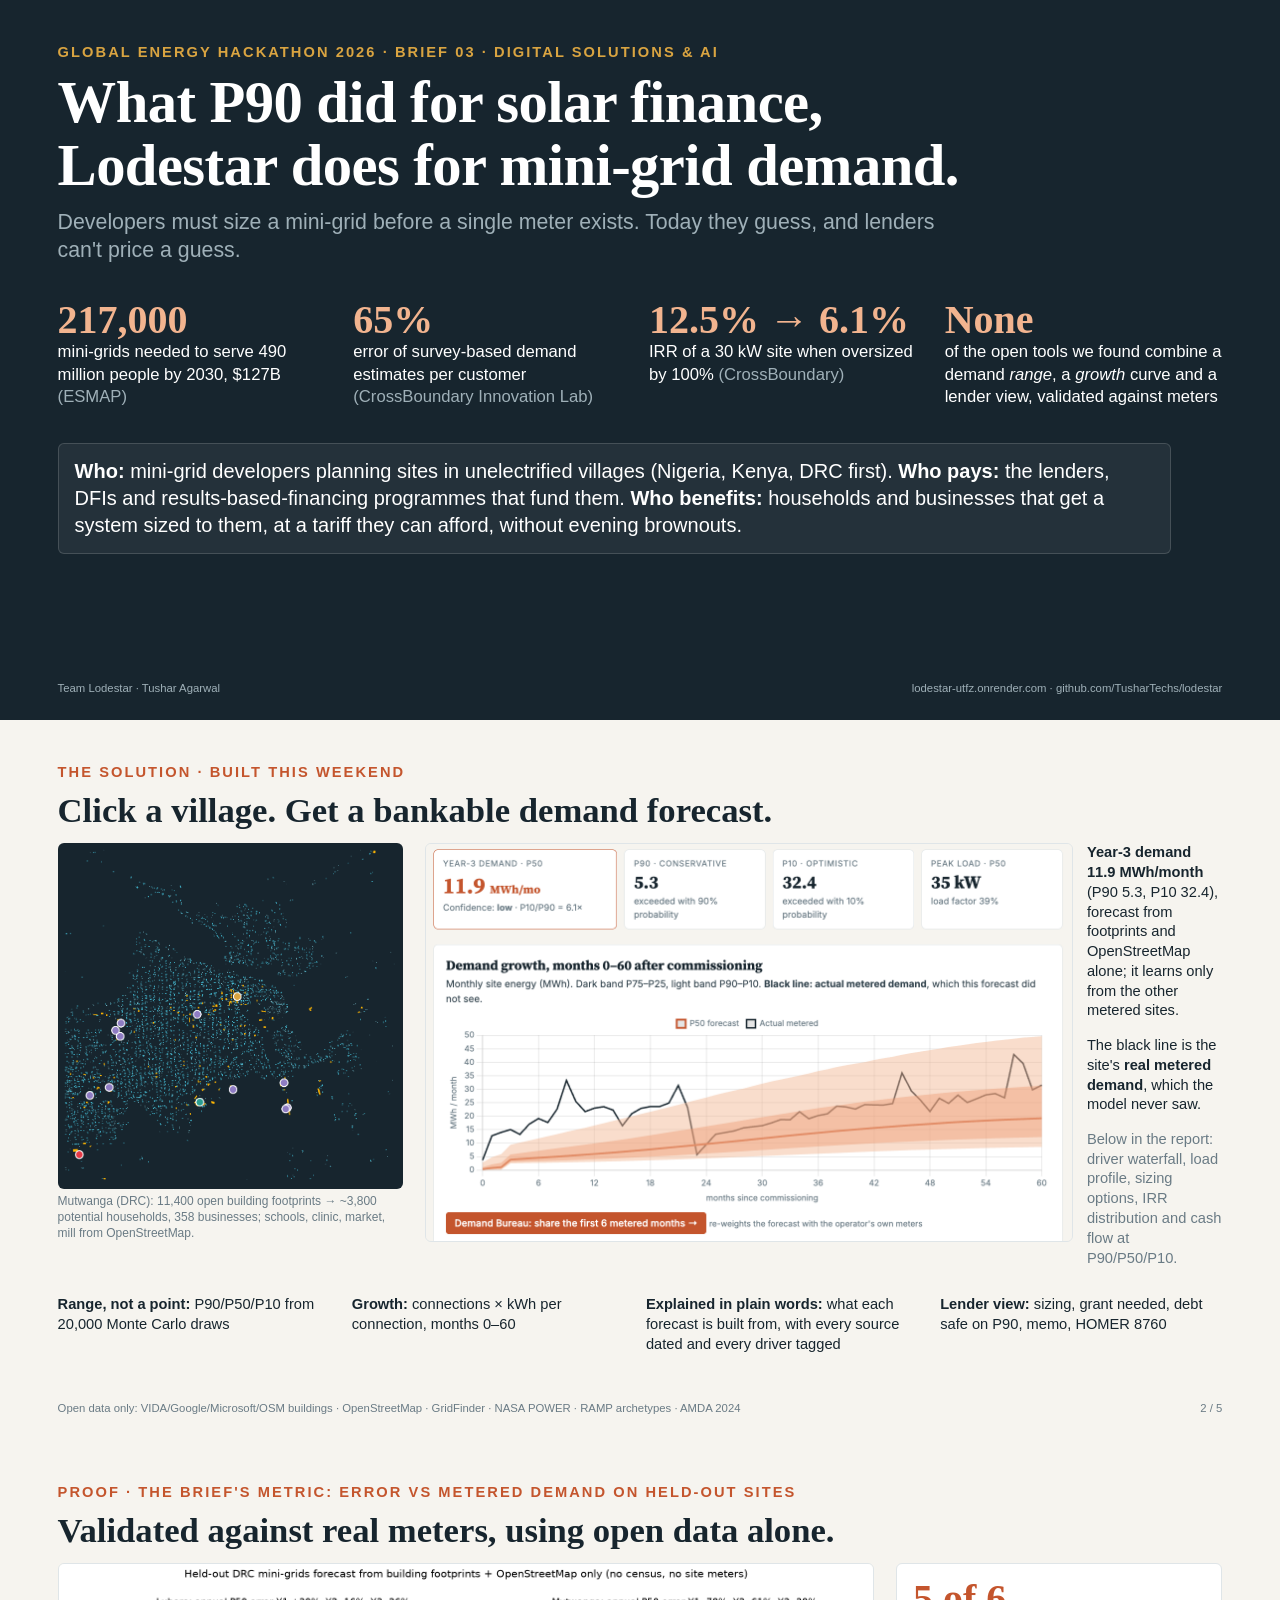
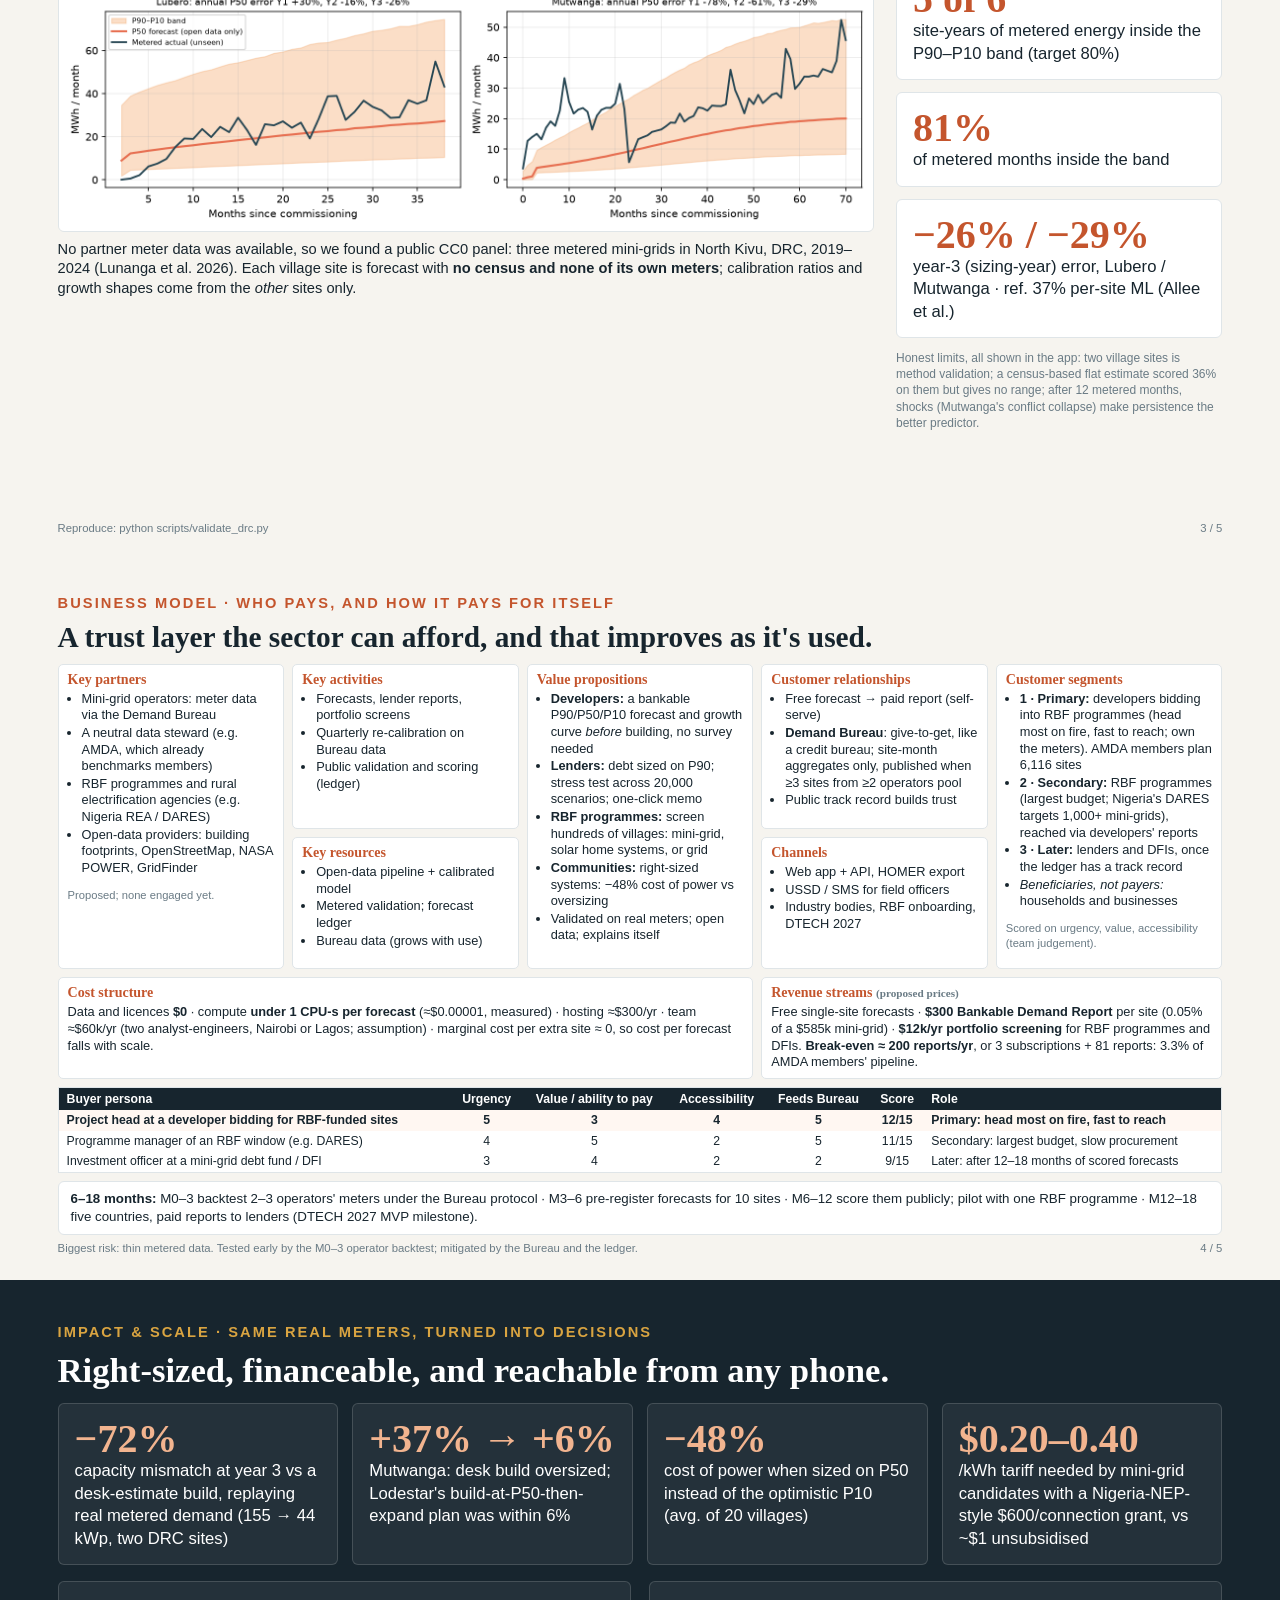
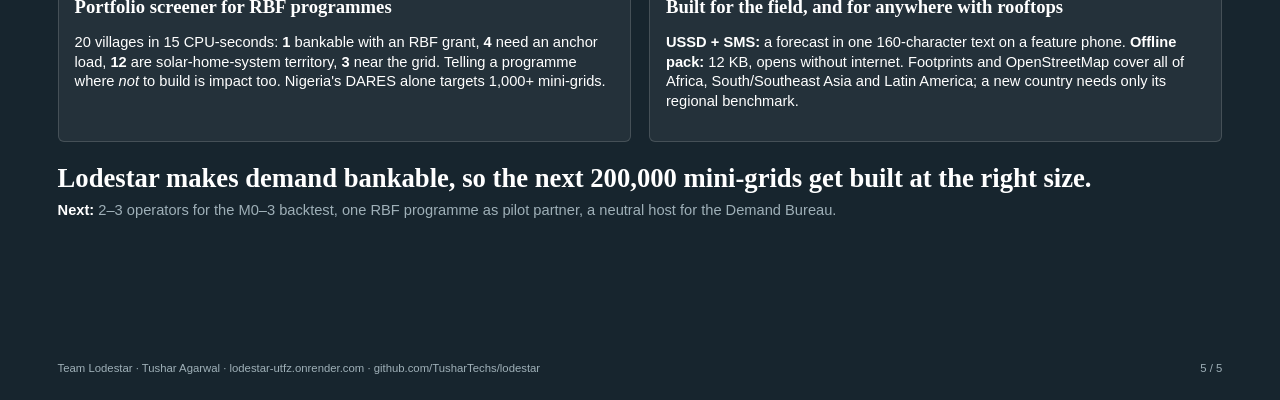
<file: docs/deck.html>
<!doctype html>
<html lang="en"><head><meta charset="utf-8"><title>Lodestar · pitch deck</title>
<style>
@page { size: 13.333in 7.5in; margin: 0; }
* { box-sizing: border-box; }
body { margin: 0; font: 15pt/1.35 "Helvetica Neue", Arial, sans-serif; color: #17252e; }
.s { width: 13.333in; height: 7.5in; padding: 0.45in 0.6in; position: relative; page-break-after: always; overflow: hidden; background: #f6f4ef; }
.s.dark { background: #17252e; color: #fff; }
h1 { font: 700 34pt/1.08 Georgia, serif; margin: 0 0 10px; letter-spacing: -.01em; }
h2 { font: 700 26pt/1.1 Georgia, serif; margin: 0 0 14px; }
.kick { font-size: 11pt; letter-spacing: .14em; text-transform: uppercase; color: #c4552d; font-weight: 700; margin-bottom: 8px; }
.dark .kick { color: #d9a441; }
.muted { color: #6a7b85; } .dark .muted { color: #9fb0b8; }
.grid { display: grid; gap: 18px; }
.stat b { display: block; font: 700 30pt Georgia, serif; color: #c4552d; line-height: 1.05; }
.dark .stat b { color: #f2b48f; }
.stat { font-size: 12.5pt; }
.card { background: #fff; border: 1px solid #dfe5e8; border-radius: 6px; padding: 14px 16px; }
.dark .card { background: rgba(255,255,255,.06); border-color: rgba(255,255,255,.15); }
.card h3 { margin: 0 0 6px; font: 700 14pt Georgia, serif; }
ul { margin: 4px 0; padding-left: 20px; } li { margin: 3px 0; }
.small { font-size: 11pt; } .xs { font-size: 9pt; }
.foot { position: absolute; left: .6in; right: .6in; bottom: .25in; font-size: 8.5pt; color: #6a7b85; display: flex; justify-content: space-between; }
.dark .foot { color: #9fb0b8; }
img { display: block; }
.tag { display: inline-block; font-size: 10pt; padding: 2px 9px; border-radius: 10px; background: #e5f1ee; color: #2a7d6e; margin-right: 4px; }
</style></head><body>

<!-- 1 -->
<section class="s dark">
  <div class="kick">Global Energy Hackathon 2026 · Brief 03 · Digital Solutions &amp; AI</div>
  <h1 style="font-size:44pt;max-width:10.5in">What P90 did for solar finance,<br>Lodestar does for mini-grid demand.</h1>
  <p class="muted" style="font-size:16pt;max-width:9.5in;margin-top:6px">Developers must size a mini-grid before a single meter exists. Today they guess, and lenders can't price a guess.</p>
  <div class="grid" style="grid-template-columns:repeat(4,1fr);margin-top:34px">
    <div class="stat"><b>217,000</b>mini-grids needed to serve 490 million people by 2030, $127B <span class="muted">(ESMAP)</span></div>
    <div class="stat"><b>65%</b>error of survey-based demand estimates per customer <span class="muted">(CrossBoundary Innovation Lab)</span></div>
    <div class="stat"><b>12.5% → 6.1%</b>IRR of a 30 kW site when oversized by 100% <span class="muted">(CrossBoundary)</span></div>
    <div class="stat"><b>None</b>of the open tools we found combine a demand <i>range</i>, a <i>growth</i> curve and a lender view, validated against meters</div>
  </div>
  <div class="card" style="margin-top:34px;max-width:11.6in"><b>Who:</b> mini-grid developers planning sites in unelectrified villages (Nigeria, Kenya, DRC first). <b>Who pays:</b> the lenders, DFIs and results-based-financing programmes that fund them. <b>Who benefits:</b> households and businesses that get a system sized to them, at a tariff they can afford, without evening brownouts.</div>
  <div class="foot"><span>Team Lodestar · Tushar Agarwal</span><span>lodestar-utfz.onrender.com · github.com/TusharTechs/lodestar</span></div>
</section>

<!-- 2 -->
<section class="s">
  <div class="kick">The solution · built this weekend</div>
  <h2>Click a village. Get a bankable demand forecast.</h2>
  <div class="grid" style="grid-template-columns:3.6in 1fr;gap:22px">
    <div><img src="img/footprints_mutwanga.png" style="width:3.6in;height:3.6in;object-fit:cover;border-radius:6px">
      <p class="xs muted" style="margin:4px 0 0">Mutwanga (DRC): 11,400 open building footprints → ~3,800 potential households, 358 businesses; schools, clinic, market, mill from OpenStreetMap.</p></div>
    <div style="display:flex;gap:14px;align-items:flex-start"><img src="img/app_report.png" style="height:4.15in;border-radius:6px;border:1px solid #dfe5e8"><div class="small"><p style="margin-top:0"><b>Year-3 demand 11.9 MWh/month</b> (P90 5.3, P10 32.4), forecast from footprints and OpenStreetMap alone; it learns only from the other metered sites.</p><p>The black line is the site's <b>real metered demand</b>, which the model never saw.</p><p class="muted">Below in the report: driver waterfall, load profile, sizing options, IRR distribution and cash flow at P90/P50/P10.</p></div></div>
  </div>
  <div class="grid small" style="grid-template-columns:repeat(4,1fr);gap:12px;margin-top:12px">
    <div><b>Range, not a point:</b> P90/P50/P10 from 20,000 Monte Carlo draws</div>
    <div><b>Growth:</b> connections × kWh per connection, months 0–60</div>
    <div><b>Explained in plain words:</b> what each forecast is built from, with every source dated and every driver tagged</div>
    <div><b>Lender view:</b> sizing, grant needed, debt safe on P90, memo, HOMER 8760</div>
  </div>
  <div class="foot"><span>Open data only: VIDA/Google/Microsoft/OSM buildings · OpenStreetMap · GridFinder · NASA POWER · RAMP archetypes · AMDA 2024</span><span>2 / 5</span></div>
</section>

<!-- 3 -->
<section class="s">
  <div class="kick">Proof · the brief's metric: error vs metered demand on held-out sites</div>
  <h2>Validated against real meters, using open data alone.</h2>
  <div class="grid" style="grid-template-columns:1fr 3.4in;gap:22px">
    <div><img src="validation/drc_end_to_end.png" style="width:100%;border-radius:6px;border:1px solid #dfe5e8;background:#fff">
      <p class="small" style="margin-top:8px">No partner meter data was available, so we found a public CC0 panel: three metered mini-grids in North Kivu, DRC, 2019–2024 (Lunanga et al. 2026). Each village site is forecast with <b>no census and none of its own meters</b>; calibration ratios and growth shapes come from the <i>other</i> sites only.</p></div>
    <div class="grid" style="gap:12px;align-content:start">
      <div class="card stat"><b>5 of 6</b>site-years of metered energy inside the P90–P10 band (target 80%)</div>
      <div class="card stat"><b>81%</b>of metered months inside the band</div>
      <div class="card stat"><b>−26% / −29%</b>year-3 (sizing-year) error, Lubero / Mutwanga · ref. 37% per-site ML (Allee et al.)</div>
      <div class="xs muted">Honest limits, all shown in the app: two village sites is method validation; a census-based flat estimate scored 36% on them but gives no range; after 12 metered months, shocks (Mutwanga's conflict collapse) make persistence the better predictor.</div>
    </div>
  </div>
  <div class="foot"><span>Reproduce: python scripts/validate_drc.py</span><span>3 / 5</span></div>
</section>

<!-- 4 -->
<section class="s" style="padding-top:0.35in">
  <div class="kick">Business model · who pays, and how it pays for itself</div>
  <h2 style="font-size:22pt;margin-bottom:10px">A trust layer the sector can afford, and that improves as it's used.</h2>
  <style>
    .bmc { display:grid; grid-template-columns:repeat(5,1fr); grid-template-rows:auto auto auto; gap:8px; font-size:9.6pt; line-height:1.3; }
    .bmc .c { background:#fff; border:1px solid #dfe5e8; border-radius:5px; padding:7px 9px; }
    .bmc .c h4 { margin:0 0 3px; font:700 10.5pt Georgia,serif; color:#c4552d; }
    .bmc ul { margin:0; padding-left:14px; } .bmc li { margin:1px 0; }
    .bmc .tall { grid-row: span 2; } .bmc .wide { grid-column: span 5; }
    .bmc .half { grid-column: span 2; } .bmc .half3 { grid-column: span 3; }
    .bmc .pr { color:#6a7b85; font-size:8.4pt; }
  </style>
  <div class="bmc">
    <div class="c tall"><h4>Key partners</h4><ul>
      <li>Mini-grid operators: meter data via the Demand Bureau</li>
      <li>A neutral data steward (e.g. AMDA, which already benchmarks members)</li>
      <li>RBF programmes and rural electrification agencies (e.g. Nigeria REA / DARES)</li>
      <li>Open-data providers: building footprints, OpenStreetMap, NASA POWER, GridFinder</li></ul>
      <p class="pr">Proposed; none engaged yet.</p></div>
    <div class="c"><h4>Key activities</h4><ul>
      <li>Forecasts, lender reports, portfolio screens</li>
      <li>Quarterly re-calibration on Bureau data</li>
      <li>Public validation and scoring (ledger)</li></ul></div>
    <div class="c tall"><h4>Value propositions</h4><ul>
      <li><b>Developers:</b> a bankable P90/P50/P10 forecast and growth curve <i>before</i> building, no survey needed</li>
      <li><b>Lenders:</b> debt sized on P90; stress test across 20,000 scenarios; one-click memo</li>
      <li><b>RBF programmes:</b> screen hundreds of villages: mini-grid, solar home systems, or grid</li>
      <li><b>Communities:</b> right-sized systems: −48% cost of power vs oversizing</li>
      <li>Validated on real meters; open data; explains itself</li></ul></div>
    <div class="c"><h4>Customer relationships</h4><ul>
      <li>Free forecast → paid report (self-serve)</li>
      <li><b>Demand Bureau</b>: give-to-get, like a credit bureau; site-month aggregates only, published when ≥3 sites from ≥2 operators pool</li>
      <li>Public track record builds trust</li></ul></div>
    <div class="c tall"><h4>Customer segments</h4><ul>
      <li><b>1 · Primary:</b> developers bidding into RBF programmes (head most on fire, fast to reach; own the meters). AMDA members plan 6,116 sites</li>
      <li><b>2 · Secondary:</b> RBF programmes (largest budget; Nigeria's DARES targets 1,000+ mini-grids), reached via developers' reports</li>
      <li><b>3 · Later:</b> lenders and DFIs, once the ledger has a track record</li>
      <li><i>Beneficiaries, not payers:</i> households and businesses</li></ul>
      <p class="pr">Scored on urgency, value, accessibility (team judgement).</p></div>
    <div class="c"><h4>Key resources</h4><ul>
      <li>Open-data pipeline + calibrated model</li>
      <li>Metered validation; forecast ledger</li>
      <li>Bureau data (grows with use)</li></ul></div>
    <div class="c"><h4>Channels</h4><ul>
      <li>Web app + API, HOMER export</li>
      <li>USSD / SMS for field officers</li>
      <li>Industry bodies, RBF onboarding, DTECH 2027</li></ul></div>
    <div class="c half3"><h4>Cost structure</h4>
      Data and licences <b>$0</b> · compute <b>under 1 CPU-s per forecast</b> (≈$0.00001, measured) · hosting ≈$300/yr · team ≈$60k/yr (two analyst-engineers, Nairobi or Lagos; assumption) · marginal cost per extra site ≈ 0, so cost per forecast falls with scale.</div>
    <div class="c half"><h4>Revenue streams <span class="pr">(proposed prices)</span></h4>
      Free single-site forecasts · <b>$300 Bankable Demand Report</b> per site (0.05% of a $585k mini-grid) · <b>$12k/yr portfolio screening</b> for RBF programmes and DFIs. <b>Break-even ≈ 200 reports/yr</b>, or 3 subscriptions + 81 reports: 3.3% of AMDA members' pipeline.</div>
  </div>
  <table style="width:100%;border-collapse:collapse;margin-top:8px;font-size:9.2pt;background:#fff;border:1px solid #dfe5e8">
    <tr style="background:#17252e;color:#fff"><th style="text-align:left;padding:3px 8px">Buyer persona</th><th style="padding:3px 6px">Urgency</th><th style="padding:3px 6px">Value / ability to pay</th><th style="padding:3px 6px">Accessibility</th><th style="padding:3px 6px">Feeds Bureau</th><th style="padding:3px 6px">Score</th><th style="text-align:left;padding:3px 8px">Role</th></tr>
    <tr style="background:#fff7f2;font-weight:600"><td style="padding:2px 8px">Project head at a developer bidding for RBF-funded sites</td><td align="center">5</td><td align="center">3</td><td align="center">4</td><td align="center">5</td><td align="center">12/15</td><td style="padding:2px 8px">Primary: head most on fire, fast to reach</td></tr>
    <tr><td style="padding:2px 8px">Programme manager of an RBF window (e.g. DARES)</td><td align="center">4</td><td align="center">5</td><td align="center">2</td><td align="center">5</td><td align="center">11/15</td><td style="padding:2px 8px">Secondary: largest budget, slow procurement</td></tr>
    <tr><td style="padding:2px 8px">Investment officer at a mini-grid debt fund / DFI</td><td align="center">3</td><td align="center">4</td><td align="center">2</td><td align="center">2</td><td align="center">9/15</td><td style="padding:2px 8px">Later: after 12–18 months of scored forecasts</td></tr>
  </table>
  <div class="card" style="margin-top:8px;padding:8px 12px;font-size:10pt"><b>6–18 months:</b> M0–3 backtest 2–3 operators' meters under the Bureau protocol · M3–6 pre-register forecasts for 10 sites · M6–12 score them publicly; pilot with one RBF programme · M12–18 five countries, paid reports to lenders (DTECH 2027 MVP milestone).</div>
  <div class="foot"><span>Biggest risk: thin metered data. Tested early by the M0–3 operator backtest; mitigated by the Bureau and the ledger.</span><span>4 / 5</span></div>
</section>

<!-- 5 -->
<section class="s dark">
  <div class="kick">Impact &amp; scale · same real meters, turned into decisions</div>
  <h2>Right-sized, financeable, and reachable from any phone.</h2>
  <div class="grid" style="grid-template-columns:repeat(4,1fr);gap:14px">
    <div class="card stat"><b>−72%</b>capacity mismatch at year 3 vs a desk-estimate build, replaying real metered demand (155 → 44 kWp, two DRC sites)</div>
    <div class="card stat"><b>+37% → +6%</b>Mutwanga: desk build oversized; Lodestar's build-at-P50-then-expand plan was within 6%</div>
    <div class="card stat"><b>−48%</b>cost of power when sized on P50 instead of the optimistic P10 (avg. of 20 villages)</div>
    <div class="card stat"><b>$0.20–0.40</b>/kWh tariff needed by mini-grid candidates with a Nigeria-NEP-style $600/connection grant, vs ~$1 unsubsidised</div>
  </div>
  <div class="grid" style="grid-template-columns:1fr 1fr;gap:18px;margin-top:16px">
    <div class="card"><h3>Portfolio screener for RBF programmes</h3><p class="small">20 villages in 15 CPU-seconds: <b>1</b> bankable with an RBF grant, <b>4</b> need an anchor load, <b>12</b> are solar-home-system territory, <b>3</b> near the grid. Telling a programme where <i>not</i> to build is impact too. Nigeria's DARES alone targets 1,000+ mini-grids.</p></div>
    <div class="card"><h3>Built for the field, and for anywhere with rooftops</h3><p class="small"><b>USSD + SMS:</b> a forecast in one 160-character text on a feature phone. <b>Offline pack:</b> 12 KB, opens without internet. Footprints and OpenStreetMap cover all of Africa, South/Southeast Asia and Latin America; a new country needs only its regional benchmark.</p></div>
  </div>
  <p style="font:700 20pt/1.25 Georgia,serif;margin:20px 0 0;max-width:11.5in">Lodestar makes demand bankable, so the next 200,000 mini-grids get built at the right size.</p>
  <p class="muted small" style="margin-top:6px"><b style="color:#fff">Next:</b> 2–3 operators for the M0–3 backtest, one RBF programme as pilot partner, a neutral host for the Demand Bureau.</p>
  <div class="foot"><span>Team Lodestar · Tushar Agarwal · lodestar-utfz.onrender.com · github.com/TusharTechs/lodestar</span><span>5 / 5</span></div>
</section>
</body></html>
</file>
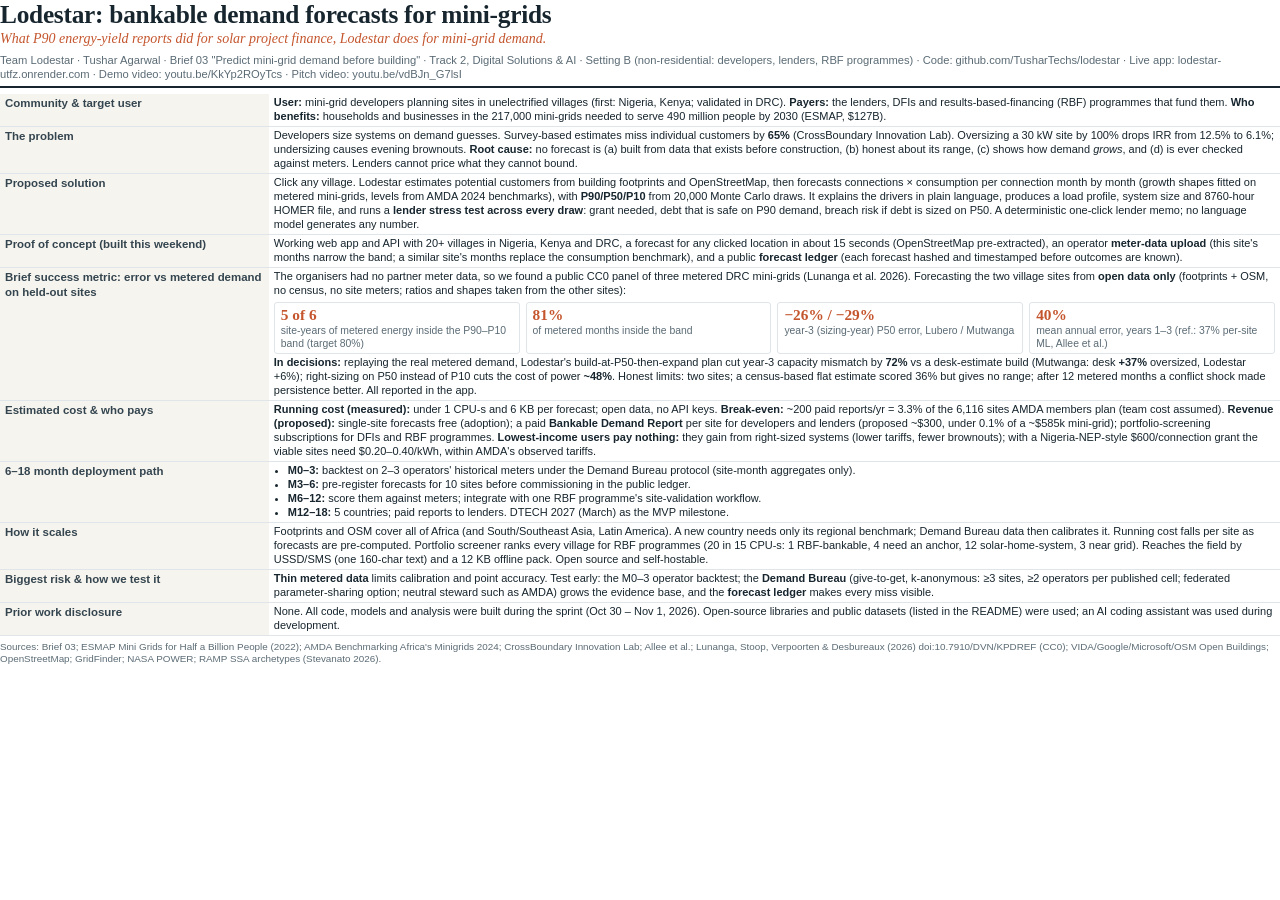
<file: docs/one-pager.html>
<!doctype html>
<html lang="en"><head><meta charset="utf-8"><title>Lodestar · one-page summary</title>
<style>
@page { size: Letter; margin: 0.35in 0.42in; }
* { box-sizing: border-box; }
body { font: 8.25pt/1.27 "Helvetica Neue", Arial, sans-serif; color: #17252e; margin: 0; }
h1 { font: 700 19pt Georgia, serif; margin: 0; letter-spacing: -.01em; }
.sub { color: #c4552d; font: italic 10.5pt Georgia, serif; margin: 2px 0 6px; }
.meta { font-size: 8.4pt; color: #5b6b75; border-bottom: 2px solid #17252e; padding-bottom: 5px; margin-bottom: 6px; }
table { width: 100%; border-collapse: collapse; }
td { padding: 2px 5px; vertical-align: top; border-bottom: 1px solid #dfe5e8; }
td.k { width: 21%; font-weight: 700; font-size: 8.6pt; color: #34454f; background: #f6f4ef; }
b.n { color: #c4552d; }
.kpis { display: flex; gap: 6px; margin: 4px 0 2px; }
.kpis div { flex: 1; border: 1px solid #dfe5e8; border-radius: 3px; padding: 3px 6px; font-size: 7.8pt; color: #5b6b75; }
.kpis b { display: block; font: 700 11.5pt Georgia, serif; color: #c4552d; }
.foot { font-size: 7.4pt; color: #5b6b75; margin-top: 5px; }
ul { margin: 0; padding-left: 14px; } li { margin: 0; }
</style></head><body>
<h1>Lodestar: bankable demand forecasts for mini-grids</h1>
<div class="sub">What P90 energy-yield reports did for solar project finance, Lodestar does for mini-grid demand.</div>
<div class="meta">Team Lodestar · Tushar Agarwal · Brief 03 "Predict mini-grid demand before building" · Track 2, Digital Solutions &amp; AI · Setting B (non-residential: developers, lenders, RBF programmes) · Code: github.com/TusharTechs/lodestar · Live app: lodestar-utfz.onrender.com · Demo video: youtu.be/KkYp2ROyTcs · Pitch video: youtu.be/vdBJn_G7lsI</div>
<table>
<tr><td class="k">Community &amp; target user</td><td><b>User:</b> mini-grid developers planning sites in unelectrified villages (first: Nigeria, Kenya; validated in DRC). <b>Payers:</b> the lenders, DFIs and results-based-financing (RBF) programmes that fund them. <b>Who benefits:</b> households and businesses in the 217,000 mini-grids needed to serve 490 million people by 2030 (ESMAP, $127B).</td></tr>
<tr><td class="k">The problem</td><td>Developers size systems on demand guesses. Survey-based estimates miss individual customers by <b>65%</b> (CrossBoundary Innovation Lab). Oversizing a 30 kW site by 100% drops IRR from 12.5% to 6.1%; undersizing causes evening brownouts. <b>Root cause:</b> no forecast is (a) built from data that exists before construction, (b) honest about its range, (c) shows how demand <i>grows</i>, and (d) is ever checked against meters. Lenders cannot price what they cannot bound.</td></tr>
<tr><td class="k">Proposed solution</td><td>Click any village. Lodestar estimates potential customers from building footprints and OpenStreetMap, then forecasts connections × consumption per connection month by month (growth shapes fitted on metered mini-grids, levels from AMDA 2024 benchmarks), with <b>P90/P50/P10</b> from 20,000 Monte Carlo draws. It explains the drivers in plain language, produces a load profile, system size and 8760-hour HOMER file, and runs a <b>lender stress test across every draw</b>: grant needed, debt that is safe on P90 demand, breach risk if debt is sized on P50. A deterministic one-click lender memo; no language model generates any number.</td></tr>
<tr><td class="k">Proof of concept (built this weekend)</td><td>Working web app and API with 20+ villages in Nigeria, Kenya and DRC, a forecast for any clicked location in about 15 seconds (OpenStreetMap pre-extracted), an operator <b>meter-data upload</b> (this site's months narrow the band; a similar site's months replace the consumption benchmark), and a public <b>forecast ledger</b> (each forecast hashed and timestamped before outcomes are known).</td></tr>
<tr><td class="k">Brief success metric: error vs metered demand on held-out sites</td><td>The organisers had no partner meter data, so we found a public CC0 panel of three metered DRC mini-grids (Lunanga et al. 2026). Forecasting the two village sites from <b>open data only</b> (footprints + OSM, no census, no site meters; ratios and shapes taken from the other sites):
<div class="kpis"><div><b>5 of 6</b>site-years of metered energy inside the P90–P10 band (target 80%)</div><div><b>81%</b>of metered months inside the band</div><div><b>−26% / −29%</b>year-3 (sizing-year) P50 error, Lubero / Mutwanga</div><div><b>40%</b>mean annual error, years 1–3 (ref.: 37% per-site ML, Allee et al.)</div></div>
<b>In decisions:</b> replaying the real metered demand, Lodestar's build-at-P50-then-expand plan cut year-3 capacity mismatch by <b>72%</b> vs a desk-estimate build (Mutwanga: desk <b>+37%</b> oversized, Lodestar +6%); right-sizing on P50 instead of P10 cuts the cost of power <b>~48%</b>. Honest limits: two sites; a census-based flat estimate scored 36% but gives no range; after 12 metered months a conflict shock made persistence better. All reported in the app.</td></tr>
<tr><td class="k">Estimated cost &amp; who pays</td><td><b>Running cost (measured):</b> under 1 CPU-s and 6 KB per forecast; open data, no API keys. <b>Break-even:</b> ~200 paid reports/yr = 3.3% of the 6,116 sites AMDA members plan (team cost assumed). <b>Revenue (proposed):</b> single-site forecasts free (adoption); a paid <b>Bankable Demand Report</b> per site for developers and lenders (proposed ~$300, under 0.1% of a ~$585k mini-grid); portfolio-screening subscriptions for DFIs and RBF programmes. <b>Lowest-income users pay nothing:</b> they gain from right-sized systems (lower tariffs, fewer brownouts); with a Nigeria-NEP-style $600/connection grant the viable sites need $0.20–0.40/kWh, within AMDA's observed tariffs.</td></tr>
<tr><td class="k">6–18 month deployment path</td><td><ul><li><b>M0–3:</b> backtest on 2–3 operators' historical meters under the Demand Bureau protocol (site-month aggregates only).</li><li><b>M3–6:</b> pre-register forecasts for 10 sites before commissioning in the public ledger.</li><li><b>M6–12:</b> score them against meters; integrate with one RBF programme's site-validation workflow.</li><li><b>M12–18:</b> 5 countries; paid reports to lenders. DTECH 2027 (March) as the MVP milestone.</li></ul></td></tr>
<tr><td class="k">How it scales</td><td>Footprints and OSM cover all of Africa (and South/Southeast Asia, Latin America). A new country needs only its regional benchmark; Demand Bureau data then calibrates it. Running cost falls per site as forecasts are pre-computed. Portfolio screener ranks every village for RBF programmes (20 in 15 CPU-s: 1 RBF-bankable, 4 need an anchor, 12 solar-home-system, 3 near grid). Reaches the field by USSD/SMS (one 160-char text) and a 12 KB offline pack. Open source and self-hostable.</td></tr>
<tr><td class="k">Biggest risk &amp; how we test it</td><td><b>Thin metered data</b> limits calibration and point accuracy. Test early: the M0–3 operator backtest; the <b>Demand Bureau</b> (give-to-get, k-anonymous: ≥3 sites, ≥2 operators per published cell; federated parameter-sharing option; neutral steward such as AMDA) grows the evidence base, and the <b>forecast ledger</b> makes every miss visible.</td></tr>
<tr><td class="k">Prior work disclosure</td><td>None. All code, models and analysis were built during the sprint (Oct 30 – Nov 1, 2026). Open-source libraries and public datasets (listed in the README) were used; an AI coding assistant was used during development.</td></tr>
</table>
<div class="foot">Sources: Brief 03; ESMAP Mini Grids for Half a Billion People (2022); AMDA Benchmarking Africa's Minigrids 2024; CrossBoundary Innovation Lab; Allee et al.; Lunanga, Stoop, Verpoorten &amp; Desbureaux (2026) doi:10.7910/DVN/KPDREF (CC0); VIDA/Google/Microsoft/OSM Open Buildings; OpenStreetMap; GridFinder; NASA POWER; RAMP SSA archetypes (Stevanato 2026).</div>
</body></html>
</file>
